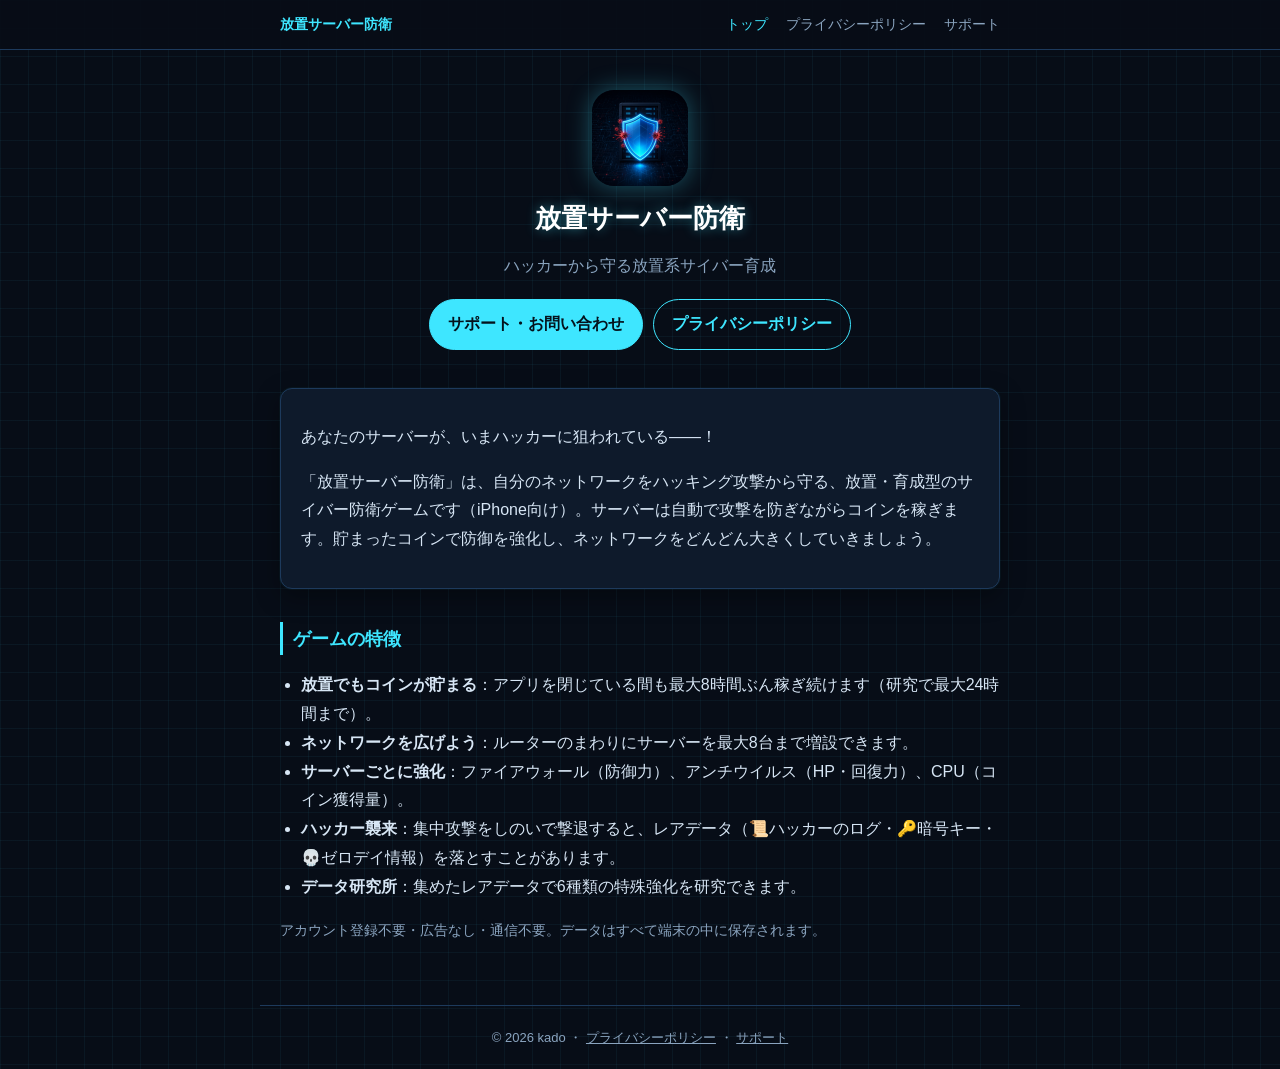
<file: index.html>
<!DOCTYPE html>
<html lang="ja">
<head>
<meta charset="UTF-8">
<meta name="viewport" content="width=device-width, initial-scale=1">
<title>放置サーバー防衛</title>
<meta name="description" content="ハッカーから守る放置系サイバー育成ゲーム「放置サーバー防衛」の公式ページです。">
<link rel="stylesheet" href="style.css">
<link rel="icon" href="icon.png">
<link rel="apple-touch-icon" href="icon.png">
</head>
<body>
<header><nav><a class="brand" href="./">放置サーバー防衛</a><a href="./" aria-current="page">トップ</a><a href="privacy.html">プライバシーポリシー</a><a href="support.html">サポート</a></nav></header>
<main>
<section class="hero">
<img src="icon.png" alt="放置サーバー防衛 アプリアイコン" width="96" height="96">
<h1>放置サーバー防衛</h1>
<p class="tag">ハッカーから守る放置系サイバー育成</p>
<div class="btns"><a class="btn primary" href="support.html">サポート・お問い合わせ</a><a class="btn" href="privacy.html">プライバシーポリシー</a></div>
</section>
<div class="card">
<p>あなたのサーバーが、いまハッカーに狙われている――！</p>
<p>「放置サーバー防衛」は、自分のネットワークをハッキング攻撃から守る、放置・育成型のサイバー防衛ゲームです（iPhone向け）。サーバーは自動で攻撃を防ぎながらコインを稼ぎます。貯まったコインで防御を強化し、ネットワークをどんどん大きくしていきましょう。</p>
</div>
<h2>ゲームの特徴</h2>
<ul>
<li><strong>放置でもコインが貯まる</strong>：アプリを閉じている間も最大8時間ぶん稼ぎ続けます（研究で最大24時間まで）。</li>
<li><strong>ネットワークを広げよう</strong>：ルーターのまわりにサーバーを最大8台まで増設できます。</li>
<li><strong>サーバーごとに強化</strong>：ファイアウォール（防御力）、アンチウイルス（HP・回復力）、CPU（コイン獲得量）。</li>
<li><strong>ハッカー襲来</strong>：集中攻撃をしのいで撃退すると、レアデータ（📜ハッカーのログ・🔑暗号キー・💀ゼロデイ情報）を落とすことがあります。</li>
<li><strong>データ研究所</strong>：集めたレアデータで6種類の特殊強化を研究できます。</li>
</ul>
<p class="muted">アカウント登録不要・広告なし・通信不要。データはすべて端末の中に保存されます。</p>
</main>
<footer>© 2026 kado ・ <a href="privacy.html">プライバシーポリシー</a> ・ <a href="support.html">サポート</a></footer>
</body>
</html>
</file>
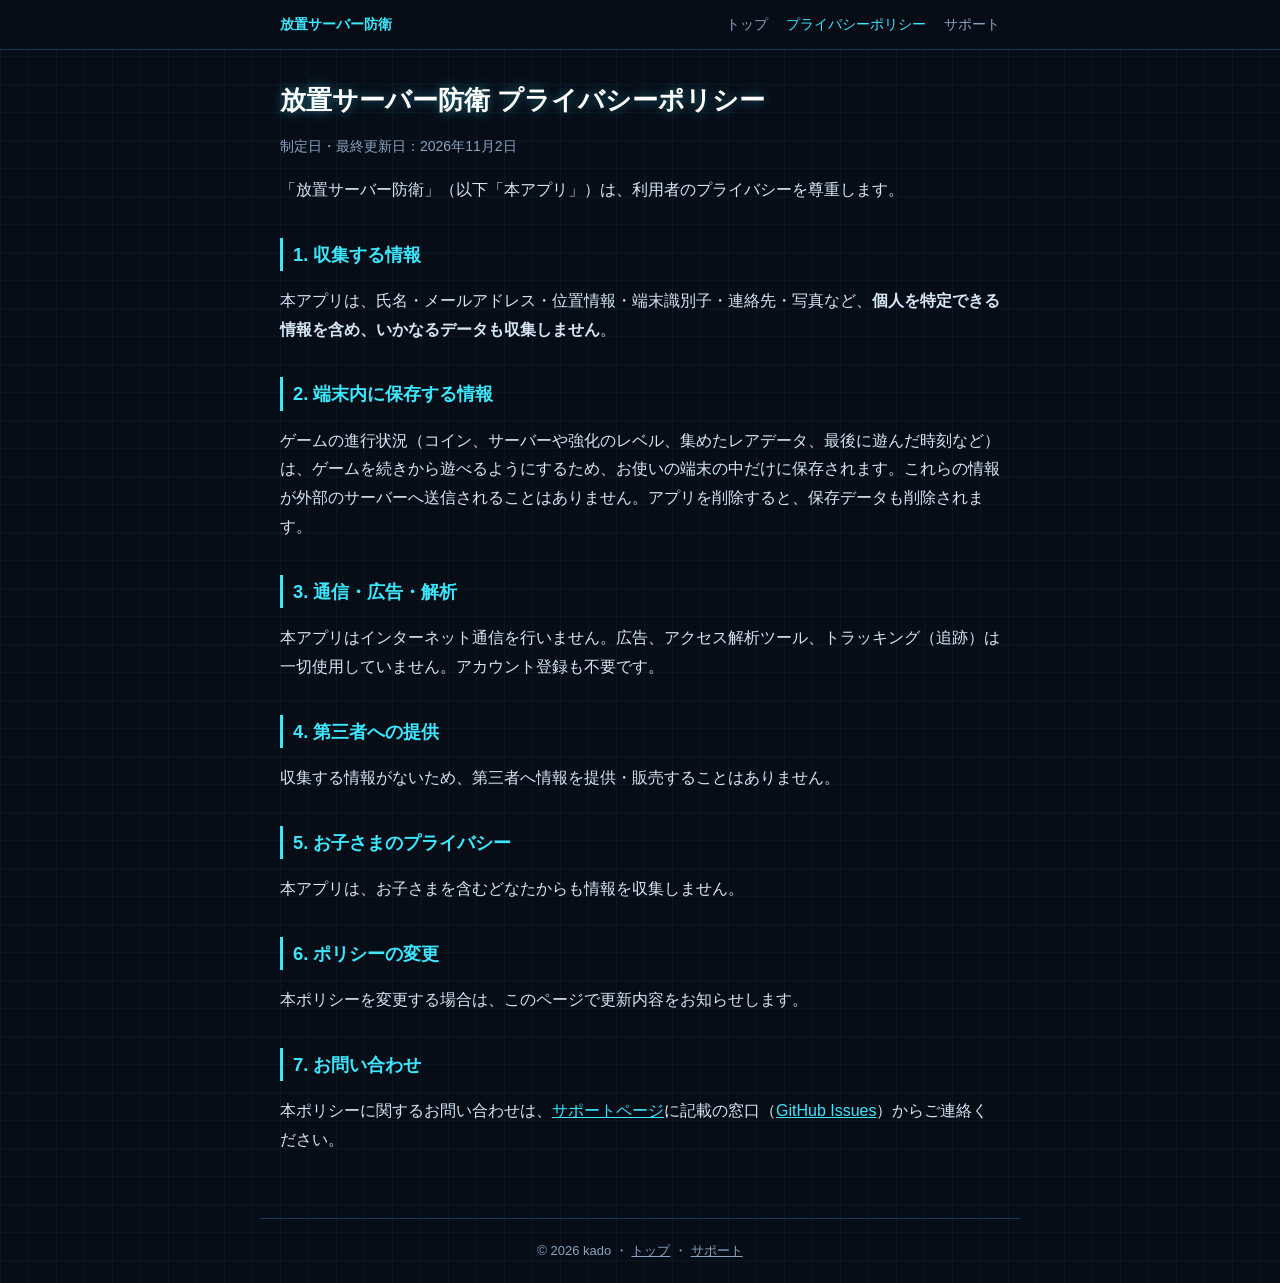
<file: privacy.html>
<!DOCTYPE html>
<html lang="ja">
<head>
<meta charset="UTF-8">
<meta name="viewport" content="width=device-width, initial-scale=1">
<title>プライバシーポリシー｜放置サーバー防衛</title>
<meta name="description" content="iPhoneゲーム「放置サーバー防衛」のプライバシーポリシーです。">
<link rel="stylesheet" href="style.css">
<link rel="icon" href="icon.png">
<link rel="apple-touch-icon" href="icon.png">
</head>
<body>
<header><nav><a class="brand" href="./">放置サーバー防衛</a><a href="./">トップ</a><a href="privacy.html" aria-current="page">プライバシーポリシー</a><a href="support.html">サポート</a></nav></header>
<main>
<h1>放置サーバー防衛 プライバシーポリシー</h1>
<p class="muted">制定日・最終更新日：2026年11月2日</p>
<p>「放置サーバー防衛」（以下「本アプリ」）は、利用者のプライバシーを尊重します。</p>
<h2>1. 収集する情報</h2>
<p>本アプリは、氏名・メールアドレス・位置情報・端末識別子・連絡先・写真など、<strong>個人を特定できる情報を含め、いかなるデータも収集しません</strong>。</p>
<h2>2. 端末内に保存する情報</h2>
<p>ゲームの進行状況（コイン、サーバーや強化のレベル、集めたレアデータ、最後に遊んだ時刻など）は、ゲームを続きから遊べるようにするため、お使いの端末の中だけに保存されます。これらの情報が外部のサーバーへ送信されることはありません。アプリを削除すると、保存データも削除されます。</p>
<h2>3. 通信・広告・解析</h2>
<p>本アプリはインターネット通信を行いません。広告、アクセス解析ツール、トラッキング（追跡）は一切使用していません。アカウント登録も不要です。</p>
<h2>4. 第三者への提供</h2>
<p>収集する情報がないため、第三者へ情報を提供・販売することはありません。</p>
<h2>5. お子さまのプライバシー</h2>
<p>本アプリは、お子さまを含むどなたからも情報を収集しません。</p>
<h2>6. ポリシーの変更</h2>
<p>本ポリシーを変更する場合は、このページで更新内容をお知らせします。</p>
<h2>7. お問い合わせ</h2>
<p>本ポリシーに関するお問い合わせは、<a href="support.html">サポートページ</a>に記載の窓口（<a href="https://github.com/kado2024/houchi-server-boei/issues/new">GitHub Issues</a>）からご連絡ください。</p>
</main>
<footer>© 2026 kado ・ <a href="./">トップ</a> ・ <a href="support.html">サポート</a></footer>
</body>
</html>
</file>
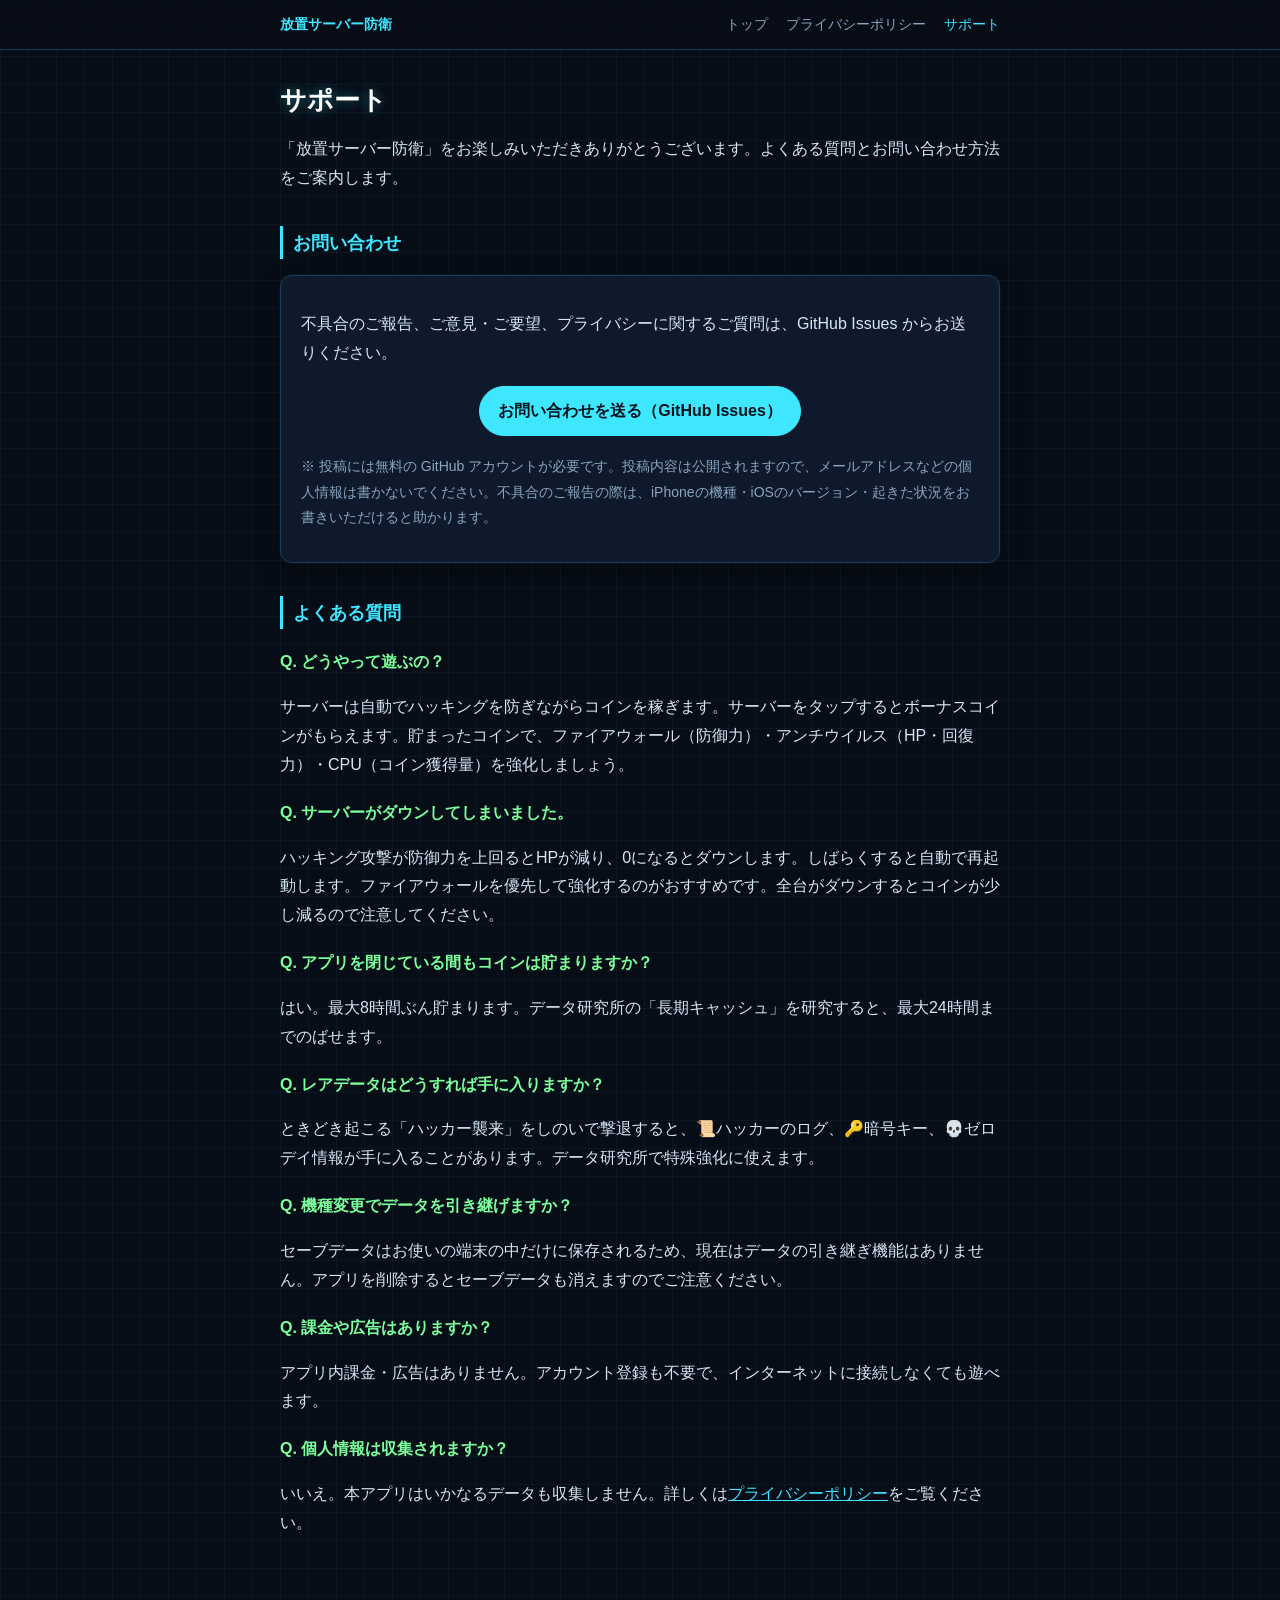
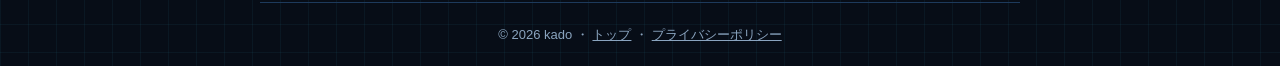
<file: support.html>
<!DOCTYPE html>
<html lang="ja">
<head>
<meta charset="UTF-8">
<meta name="viewport" content="width=device-width, initial-scale=1">
<title>サポート｜放置サーバー防衛</title>
<meta name="description" content="iPhoneゲーム「放置サーバー防衛」のサポート・よくある質問・お問い合わせ窓口です。">
<link rel="stylesheet" href="style.css">
<link rel="icon" href="icon.png">
<link rel="apple-touch-icon" href="icon.png">
</head>
<body>
<header><nav><a class="brand" href="./">放置サーバー防衛</a><a href="./">トップ</a><a href="privacy.html">プライバシーポリシー</a><a href="support.html" aria-current="page">サポート</a></nav></header>
<main>
<h1>サポート</h1>
<p>「放置サーバー防衛」をお楽しみいただきありがとうございます。よくある質問とお問い合わせ方法をご案内します。</p>
<h2>お問い合わせ</h2>
<div class="card">
<p>不具合のご報告、ご意見・ご要望、プライバシーに関するご質問は、GitHub Issues からお送りください。</p>
<div class="btns"><a class="btn primary" href="https://github.com/kado2024/houchi-server-boei/issues/new">お問い合わせを送る（GitHub Issues）</a></div>
<p class="muted">※ 投稿には無料の GitHub アカウントが必要です。投稿内容は公開されますので、メールアドレスなどの個人情報は書かないでください。不具合のご報告の際は、iPhoneの機種・iOSのバージョン・起きた状況をお書きいただけると助かります。</p>
</div>
<h2>よくある質問</h2>
<h3>Q. どうやって遊ぶの？</h3>
<p>サーバーは自動でハッキングを防ぎながらコインを稼ぎます。サーバーをタップするとボーナスコインがもらえます。貯まったコインで、ファイアウォール（防御力）・アンチウイルス（HP・回復力）・CPU（コイン獲得量）を強化しましょう。</p>
<h3>Q. サーバーがダウンしてしまいました。</h3>
<p>ハッキング攻撃が防御力を上回るとHPが減り、0になるとダウンします。しばらくすると自動で再起動します。ファイアウォールを優先して強化するのがおすすめです。全台がダウンするとコインが少し減るので注意してください。</p>
<h3>Q. アプリを閉じている間もコインは貯まりますか？</h3>
<p>はい。最大8時間ぶん貯まります。データ研究所の「長期キャッシュ」を研究すると、最大24時間までのばせます。</p>
<h3>Q. レアデータはどうすれば手に入りますか？</h3>
<p>ときどき起こる「ハッカー襲来」をしのいで撃退すると、📜ハッカーのログ、🔑暗号キー、💀ゼロデイ情報が手に入ることがあります。データ研究所で特殊強化に使えます。</p>
<h3>Q. 機種変更でデータを引き継げますか？</h3>
<p>セーブデータはお使いの端末の中だけに保存されるため、現在はデータの引き継ぎ機能はありません。アプリを削除するとセーブデータも消えますのでご注意ください。</p>
<h3>Q. 課金や広告はありますか？</h3>
<p>アプリ内課金・広告はありません。アカウント登録も不要で、インターネットに接続しなくても遊べます。</p>
<h3>Q. 個人情報は収集されますか？</h3>
<p>いいえ。本アプリはいかなるデータも収集しません。詳しくは<a href="privacy.html">プライバシーポリシー</a>をご覧ください。</p>
</main>
<footer>© 2026 kado ・ <a href="./">トップ</a> ・ <a href="privacy.html">プライバシーポリシー</a></footer>
</body>
</html>
</file>
<file: style.css>
:root{--bg:#070d17;--panel:#0e1a2b;--line:#1d3a5c;--text:#d7e6f5;--muted:#8aa4bf;--accent:#3ee6ff;--accent2:#7cff9b;}
*{box-sizing:border-box}
html{-webkit-text-size-adjust:100%}
body{margin:0;background:var(--bg);background-image:linear-gradient(rgba(62,230,255,.05) 1px,transparent 1px),linear-gradient(90deg,rgba(62,230,255,.05) 1px,transparent 1px);background-size:28px 28px;color:var(--text);font-family:-apple-system,BlinkMacSystemFont,"Hiragino Sans","Hiragino Kaku Gothic ProN","Noto Sans JP","Yu Gothic",Meiryo,sans-serif;line-height:1.8;font-size:16px}
header{border-bottom:1px solid var(--line);background:rgba(7,13,23,.9)}
nav{max-width:760px;margin:0 auto;padding:12px 20px;display:flex;flex-wrap:wrap;gap:6px 18px;align-items:center}
nav .brand{font-weight:700;color:var(--accent);text-decoration:none;margin-right:auto}
nav a{color:var(--muted);text-decoration:none;font-size:14px}
nav a:hover,nav a[aria-current]{color:var(--accent)}
main{max-width:760px;margin:0 auto;padding:28px 20px 48px}
h1{font-size:1.6rem;line-height:1.4;margin:.2em 0 .6em;color:#fff;text-shadow:0 0 12px rgba(62,230,255,.45)}
h2{font-size:1.15rem;margin:1.8em 0 .5em;color:var(--accent);border-left:3px solid var(--accent);padding-left:10px}
h3{font-size:1rem;margin:1.2em 0 .3em;color:var(--accent2)}
a{color:var(--accent)}
.card{background:var(--panel);border:1px solid var(--line);border-radius:12px;padding:18px 20px;margin:16px 0;box-shadow:0 0 0 1px rgba(62,230,255,.04),0 8px 24px rgba(0,0,0,.35)}
.hero{text-align:center;padding:12px 0 4px}
.hero img{width:96px;height:96px;border-radius:22px;box-shadow:0 0 24px rgba(62,230,255,.35)}
.tag{color:var(--muted);margin:.2em 0 1em}
.btns{display:flex;flex-wrap:wrap;gap:10px;justify-content:center;margin:18px 0}
.btn{display:inline-block;padding:10px 18px;border:1px solid var(--accent);border-radius:999px;color:var(--accent);text-decoration:none;font-weight:600}
.btn:hover{background:rgba(62,230,255,.12)}
.btn.primary{background:var(--accent);color:#04121c}
ul{padding-left:1.3em}
.muted{color:var(--muted);font-size:14px}
footer{max-width:760px;margin:0 auto;padding:20px;border-top:1px solid var(--line);color:var(--muted);font-size:13px;text-align:center}
footer a{color:var(--muted)}
</file>
